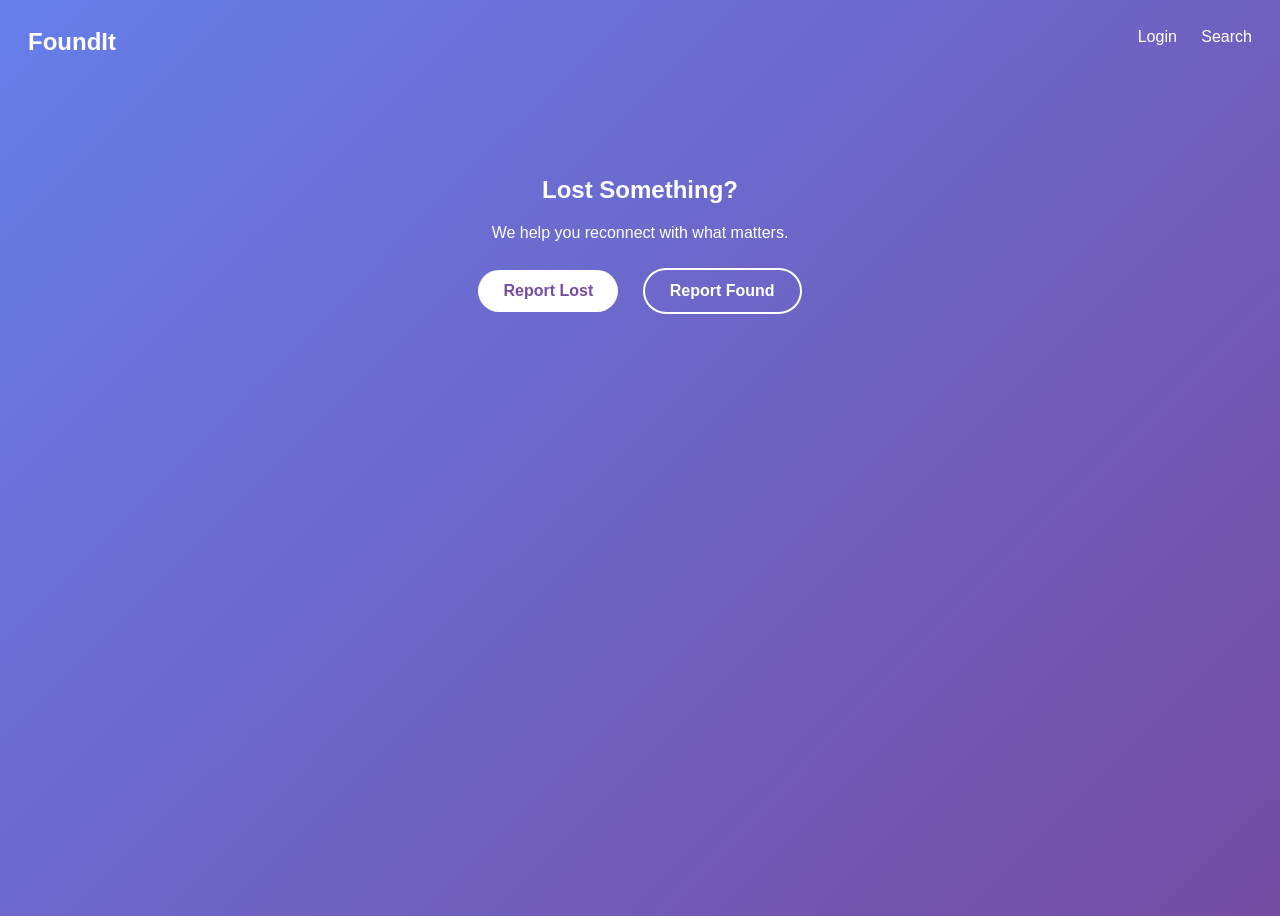
<file: index.html>
<!DOCTYPE html>
<html lang="en">
<head>
  <title>FoundIt | Lost & Found</title>
  <link rel="stylesheet" href="style.css">
  </head>
<body class="bg">

<header class="navbar">
  <div class="logo">
    <i class="fa-solid fa-magnifying-glass-location"></i>
    <span>FoundIt</span>
  </div>
  <nav>
    <a href="login.html">Login</a>
    <a href="search.html">Search</a>
  </nav>
</header>

<section class="hero">
  <h1>Lost Something?</h1>
  <p>We help you reconnect with what matters.</p>
  <div class="hero-buttons">
    <a href="lost.html" class="btn">Report Lost</a>
    <a href="found.html" class="btn outline">Report Found</a>
  </div>
</section>

</body>
</html>
</file>
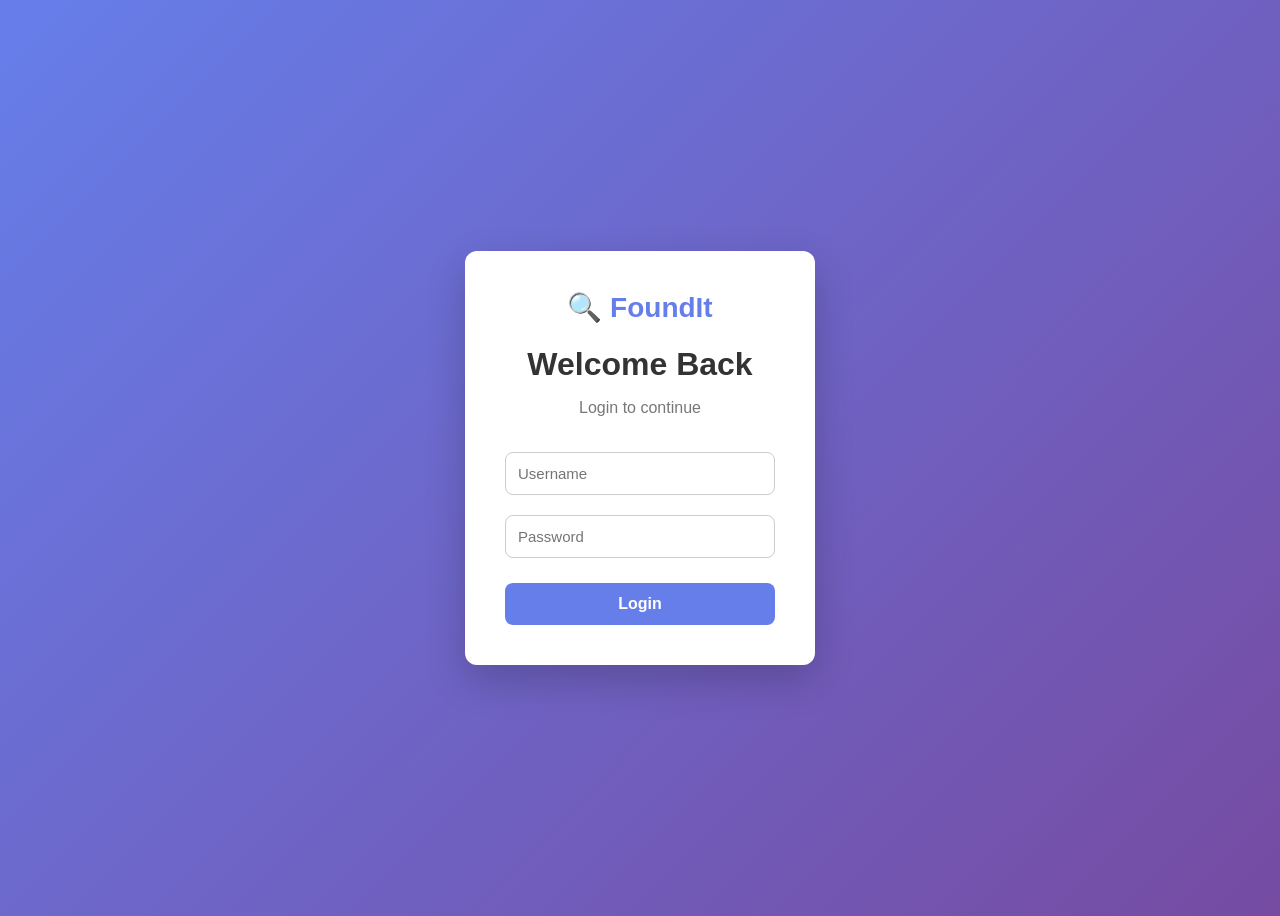
<file: admin.html>
<!DOCTYPE html>
<html lang="en">
<head>
  <meta charset="UTF-8">
  <title>FoundIt | Admin Dashboard</title>
  <link rel="stylesheet" href="style.css">

  <script>
    if (localStorage.getItem("role") !== "admin") {
      alert("Admin access only");
      window.location.href = "login.html";
    }
  </script>
</head>
<body>

<header class="admin-header">
  <h1>🔐 FoundIt – Admin Dashboard</h1>
</header>

<section>
  <h2>🔴 Lost Items</h2>
  <div id="lostList" class="grid"></div>
</section>

<section>
  <h2>🟢 Found Items</h2>
  <div id="foundList" class="grid"></div>
</section>

<script>
  const lostItems = JSON.parse(localStorage.getItem("lostItems")) || [];
  const foundItems = JSON.parse(localStorage.getItem("foundItems")) || [];

  function isMatched(name) {
    return foundItems.some(
      f => f.name.toLowerCase() === name.toLowerCase()
    );
  }

  const lostDiv = document.getElementById("lostList");
  const foundDiv = document.getElementById("foundList");

  lostItems.forEach((item, index) => {
    lostDiv.innerHTML += `
      <div class="card ${isMatched(item.name) ? 'matched' : ''}">
        ${isMatched(item.name) ? "<span class='badge'>MATCH FOUND</span>" : ""}
        <p><strong>Item:</strong> ${item.name}</p>
        <p><strong>Category:</strong> ${item.category}</p>
        <p><strong>Lost Place:</strong> ${item.place}</p>
        <p><strong>Reporter:</strong> ${item.reporter}</p>
        <p><strong>Email:</strong> ${item.email}</p>
        <p><strong>Status:</strong> ${item.status}</p>

        <button onclick="resolveLost(${index})">✅ Resolve</button>
        <button class="delete-btn" onclick="deleteLost(${index})">🗑️ Delete</button>
      </div>
    `;
  });

  foundItems.forEach((item, index) => {
    foundDiv.innerHTML += `
      <div class="card">
        <p><strong>Item:</strong> ${item.name}</p>
        <p><strong>Category:</strong> ${item.category}</p>
        <p><strong>Found Place:</strong> ${item.place}</p>
        <p><strong>Reporter:</strong> ${item.reporter}</p>
        <p><strong>Email:</strong> ${item.email}</p>
        <p><strong>Status:</strong> ${item.status}</p>

        <button onclick="resolveFound(${index})">✅ Resolve</button>
        <button class="delete-btn" onclick="deleteFound(${index})">🗑️ Delete</button>
      </div>
    `;
  });

  function resolveLost(i) {
    lostItems[i].status = "Resolved";
    localStorage.setItem("lostItems", JSON.stringify(lostItems));
    location.reload();
  }

  function resolveFound(i) {
    foundItems[i].status = "Resolved";
    localStorage.setItem("foundItems", JSON.stringify(foundItems));
    location.reload();
  }

  function deleteLost(i) {
    if (confirm("Delete lost report?")) {
      lostItems.splice(i, 1);
      localStorage.setItem("lostItems", JSON.stringify(lostItems));
      location.reload();
    }
  }

  function deleteFound(i) {
    if (confirm("Delete found report?")) {
      foundItems.splice(i, 1);
      localStorage.setItem("foundItems", JSON.stringify(foundItems));
      location.reload();
    }
  }
</script>

</body>
</html>
</file>
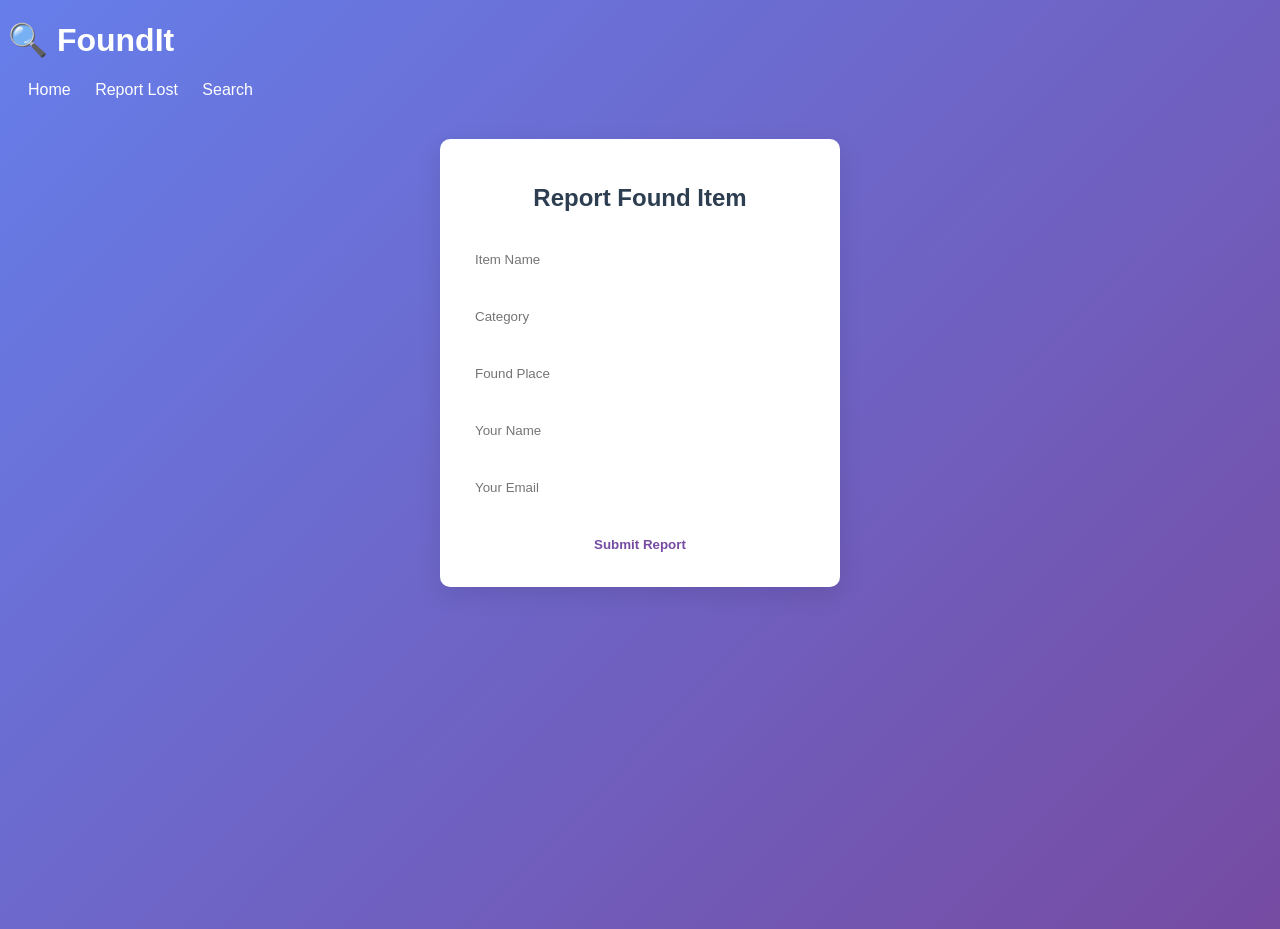
<file: found.html>
<!DOCTYPE html>
<html lang="en">
<head>
  <meta charset="UTF-8">
  <title>FoundIt | Report Found</title>
  <link rel="stylesheet" href="style.css">
</head>
<body class="bg">


<header>
  <h1>🔍 FoundIt</h1>
  <nav>
    <a href="index.html">Home</a>
    <a href="lost.html">Report Lost</a>
    <a href="search.html">Search</a>
  </nav>
</header>

<section class="form-card">
  <h2>Report Found Item</h2>

  <input id="name" placeholder="Item Name">
  <input id="category" placeholder="Category">
  <input id="place" placeholder="Found Place">
  <input id="reporter" placeholder="Your Name">
  <input id="email" placeholder="Your Email">

  <button onclick="submitFound()">Submit Report</button>
</section>

<script>
function submitFound() {
  const foundItems = JSON.parse(localStorage.getItem("foundItems")) || [];

  const itemName = document.getElementById("name").value;
  const category = document.getElementById("category").value;
  const place = document.getElementById("place").value;
  const reporter = document.getElementById("reporter").value;
  const email = document.getElementById("email").value;

  if (!itemName || !category || !place || !reporter || !email) {
    alert("Please fill all fields");
    return;
  }

  foundItems.push({
    name: itemName,
    category: category,
    place: place,
    reporter: reporter,
    email: email,
    status: "Pending"
  });

  localStorage.setItem("foundItems", JSON.stringify(foundItems));
  window.location.href = "success.html";
}
</script>

</body>
</html>
</file>
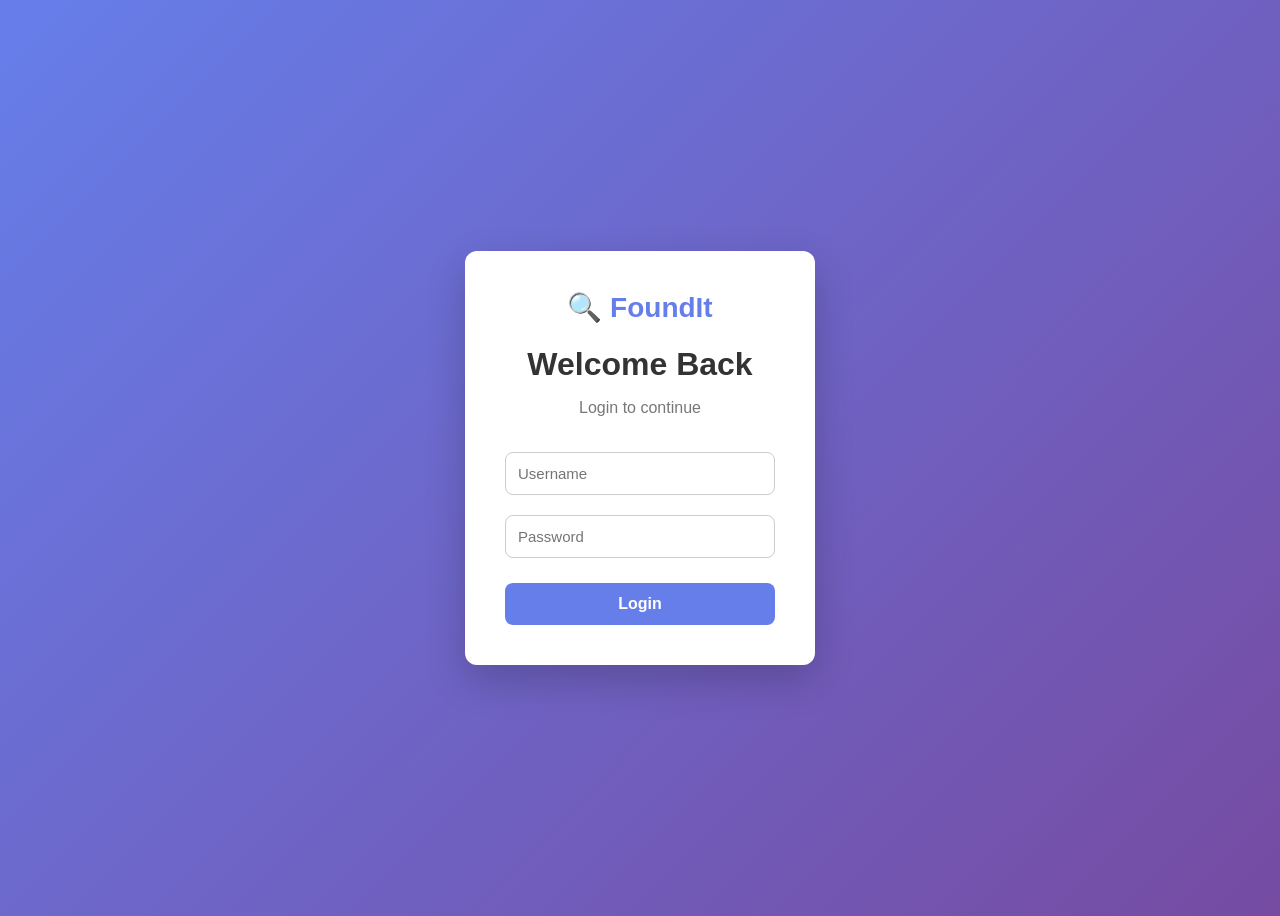
<file: login.html>
<!DOCTYPE html>
<html lang="en">
<head>
  <meta charset="UTF-8">
  <title>FoundIt | Login</title>
  <link rel="stylesheet" href="style.css">

  <style>
    body {
      background: linear-gradient(135deg, #667eea, #764ba2);
      min-height: 100vh;
      display: flex;
      align-items: center;
      justify-content: center;
    }

    .login-card {
      background: #fff;
      padding: 40px;
      width: 350px;
      border-radius: 12px;
      box-shadow: 0 15px 40px rgba(0,0,0,0.2);
      text-align: center;
    }

    .login-card h1 {
      margin-bottom: 10px;
      color: #333;
    }

    .login-card p {
      color: #777;
      margin-bottom: 25px;
    }

    .login-card input {
      width: 100%;
      padding: 12px;
      margin: 10px 0;
      border-radius: 8px;
      border: 1px solid #ccc;
      font-size: 15px;
    }

    .login-card button {
      width: 100%;
      padding: 12px;
      margin-top: 15px;
      border-radius: 8px;
      background: #667eea;
      color: #fff;
      border: none;
      font-size: 16px;
      cursor: pointer;
    }

    .login-card button:hover {
      background: #556cd6;
    }

    .logo {
      font-size: 28px;
      font-weight: bold;
      color: #667eea;
      margin-bottom: 20px;
    }
  </style>
</head>
<body>

  <div class="login-card">
    <div class="logo">🔍 FoundIt</div>
    <h1>Welcome Back</h1>
    <p>Login to continue</p>

    <input id="username" placeholder="Username">
    <input id="password" type="password" placeholder="Password">

    <button onclick="login()">Login</button>
  </div>

  <script src="auth.js"></script>
</body>
</html>
</file>
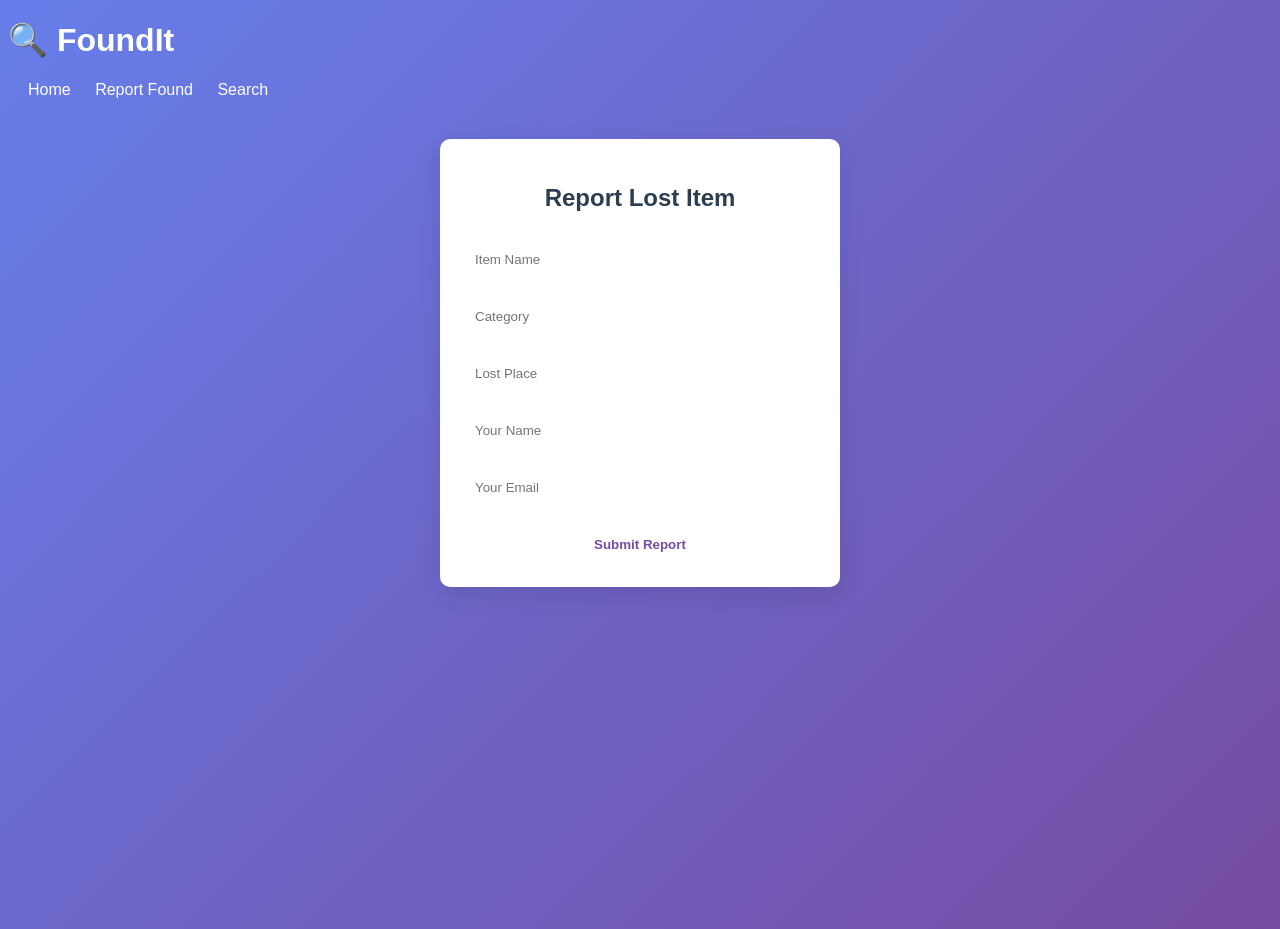
<file: lost.html>
<!DOCTYPE html>
<html lang="en">
<head>
  <meta charset="UTF-8">
  <title>FoundIt | Report Lost</title>
  <link rel="stylesheet" href="style.css">
</head>
<body class="bg">


<header>
  <h1>🔍 FoundIt</h1>
  <nav>
    <a href="index.html">Home</a>
    <a href="found.html">Report Found</a>
    <a href="search.html">Search</a>
  </nav>
</header>

<section class="form-card">
  <h2>Report Lost Item</h2>

  <input id="name" placeholder="Item Name">
  <input id="category" placeholder="Category">
  <input id="place" placeholder="Lost Place">
  <input id="reporter" placeholder="Your Name">
  <input id="email" placeholder="Your Email">

  <button onclick="submitLost()">Submit Report</button>
</section>

<script>
function submitLost() {
  const lostItems = JSON.parse(localStorage.getItem("lostItems")) || [];

  const itemName = document.getElementById("name").value;
  const category = document.getElementById("category").value;
  const place = document.getElementById("place").value;
  const reporter = document.getElementById("reporter").value;
  const email = document.getElementById("email").value;

  if (!itemName || !category || !place || !reporter || !email) {
    alert("Please fill all fields");
    return;
  }

  lostItems.push({
    name: itemName,
    category: category,
    place: place,
    reporter: reporter,
    email: email,
    status: "Pending"
  });

  localStorage.setItem("lostItems", JSON.stringify(lostItems));
  window.location.href = "success.html";
}
</script>

</body>
</html>
</file>
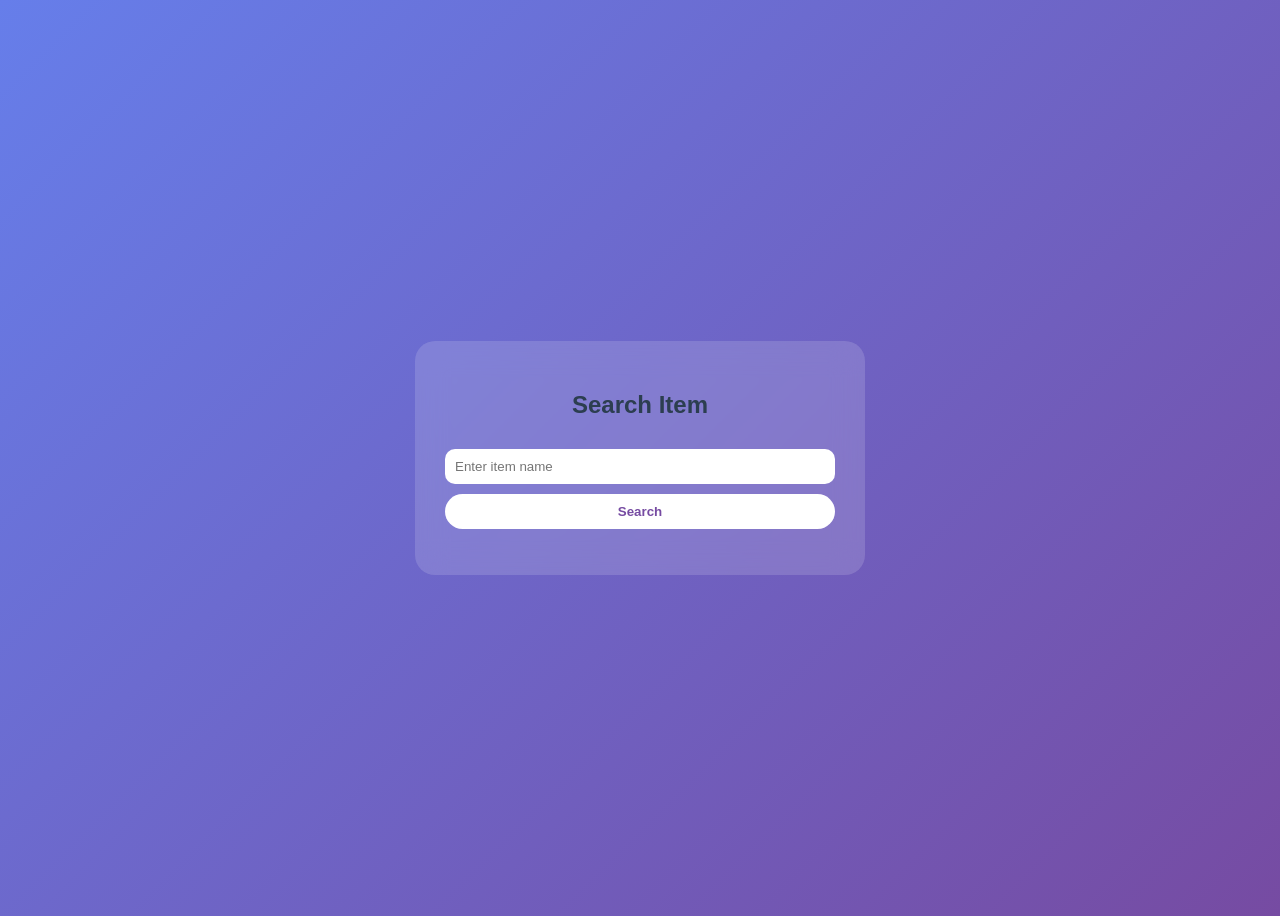
<file: search.html>
<!DOCTYPE html>
<html>
<head>
  <title>Search | FoundIt</title>
  <link rel="stylesheet" href="style.css">
  </head>
<body class="bg center">

<div class="card wide">
  <h2><i class="fa-solid fa-search"></i> Search Item</h2>
  <input id="searchText" placeholder="Enter item name">
  <button onclick="searchItem()">Search</button>

  <div id="status"></div>
  <ul id="results"></ul>
</div>

<script src="search.js"></script>
</body>
</html>
</file>
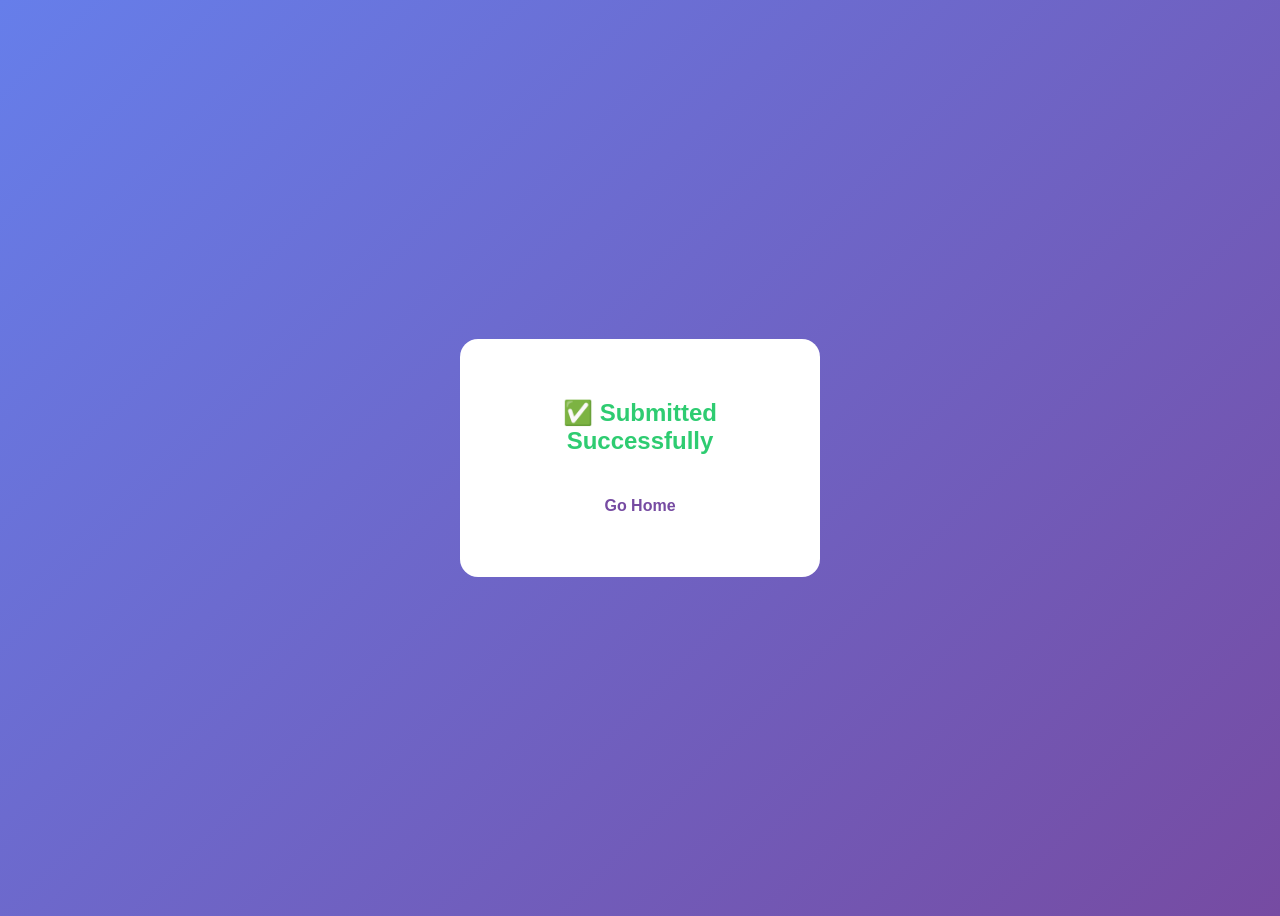
<file: success.html>
<!DOCTYPE html>
<html>
<head>
  <title>Success | FoundIt</title>
  <link rel="stylesheet" href="style.css">
  </head>
<body class="bg center">

<div class="card success-card">

  <h2>✅ Submitted Successfully</h2>
  <a href="index.html" class="btn">Go Home</a>
</div>

</body>
</html>
</file>
<file: style.css>
/* ---------- GLOBAL ---------- */
* {
  box-sizing: border-box;
  font-family: 'Segoe UI', sans-serif;
}

.bg {
  min-height: 100vh;
  background: linear-gradient(135deg, #667eea, #764ba2);
  color: white;
}

.center {
  display: flex;
  align-items: center;
  justify-content: center;
}

/* ---------- NAVBAR ---------- */
.navbar {
  display: flex;
  justify-content: space-between;
  padding: 20px;
}

.logo {
  font-size: 24px;
  font-weight: bold;
}

nav a {
  color: white;
  margin-left: 20px;
  text-decoration: none;
}

/* ---------- HERO ---------- */
.hero {
  text-align: center;
  margin-top: 100px;
}

/* ---------- BUTTONS ---------- */
.btn {
  background: white;
  color: #764ba2;
  padding: 12px 25px;
  border-radius: 30px;
  text-decoration: none;
  margin: 10px;
  display: inline-block;
  font-weight: bold;
}

.btn.outline {
  background: transparent;
  border: 2px solid white;
  color: white;
}

/* ---------- GLASS CARD (MAIN UI) ---------- */
.card {
  background: rgba(255,255,255,0.15);
  backdrop-filter: blur(15px);
  padding: 30px;
  border-radius: 20px;
  width: 300px;
  text-align: center;
  color:  #2c3e50;
}

.card.wide {
  width: 450px;
}

/* ---------- INPUTS & BUTTONS ---------- */
input {
  width: 100%;
  padding: 10px;
  margin: 10px 0;
  border-radius: 10px;
  border: none;
}

button {
  width: 100%;
  padding: 10px;
  border: none;
  border-radius: 20px;
  background: white;
  color: #764ba2;
  font-weight: bold;
  cursor: pointer;
}

/* ---------- STATUS ---------- */
#status {
  margin-top: 15px;
  font-weight: bold;
}

/* ---------- ADMIN ---------- */
.admin-header {
  background: linear-gradient(135deg, #667eea, #764ba2);
  color: white;
  padding: 25px;
  text-align: center;
}

.grid {
  display: grid;
  grid-template-columns: repeat(auto-fit, minmax(300px, 1fr));
  gap: 20px;
}

/* White cards ONLY for admin */
.admin-card {
  background: white;
  padding: 20px;
  border-radius: 12px;
  box-shadow: 0 8px 25px rgba(0,0,0,0.08);
  color: #2c3e50;
}

.admin-card p {
  margin: 4px 0;
  font-size: 14px;
}

.delete-btn {
  margin-top: 10px;
  background: #e74c3c;
  color: white;
  border: none;
  padding: 6px 10px;
  border-radius: 6px;
  cursor: pointer;
}

/* ---------- MATCH HIGHLIGHT ---------- */
.matched {
  border: 2px solid #2ecc71;
  background: #f0fff4;
}

.badge {
  display: inline-block;
  background: #2ecc71;
  color: white;
  padding: 5px 10px;
  border-radius: 20px;
  font-size: 12px;
  margin-bottom: 8px;
}

/* ---------- FORMS ---------- */
.form-card {
  max-width: 400px;
  margin: 40px auto;
  background: white;
  padding: 25px;
  border-radius: 10px;
  box-shadow: 0 8px 25px rgba(0,0,0,0.1);
  color: #2c3e50;
}

.form-card h2 {
  text-align: center;
  margin-bottom: 20px;
}

.form-card input {
  margin-bottom: 12px;
}

.form-card button {
  margin-top: 10px;
}

/* ---------- SUCCESS PAGE ---------- */
.success-card {
  background: white;
  padding: 40px;
  border-radius: 18px;
  width: 360px;
  text-align: center;
  color: #2c3e50;
}

.success-card h2 {
  color: #2ecc71;
  margin-bottom: 20px;
}
</file>
